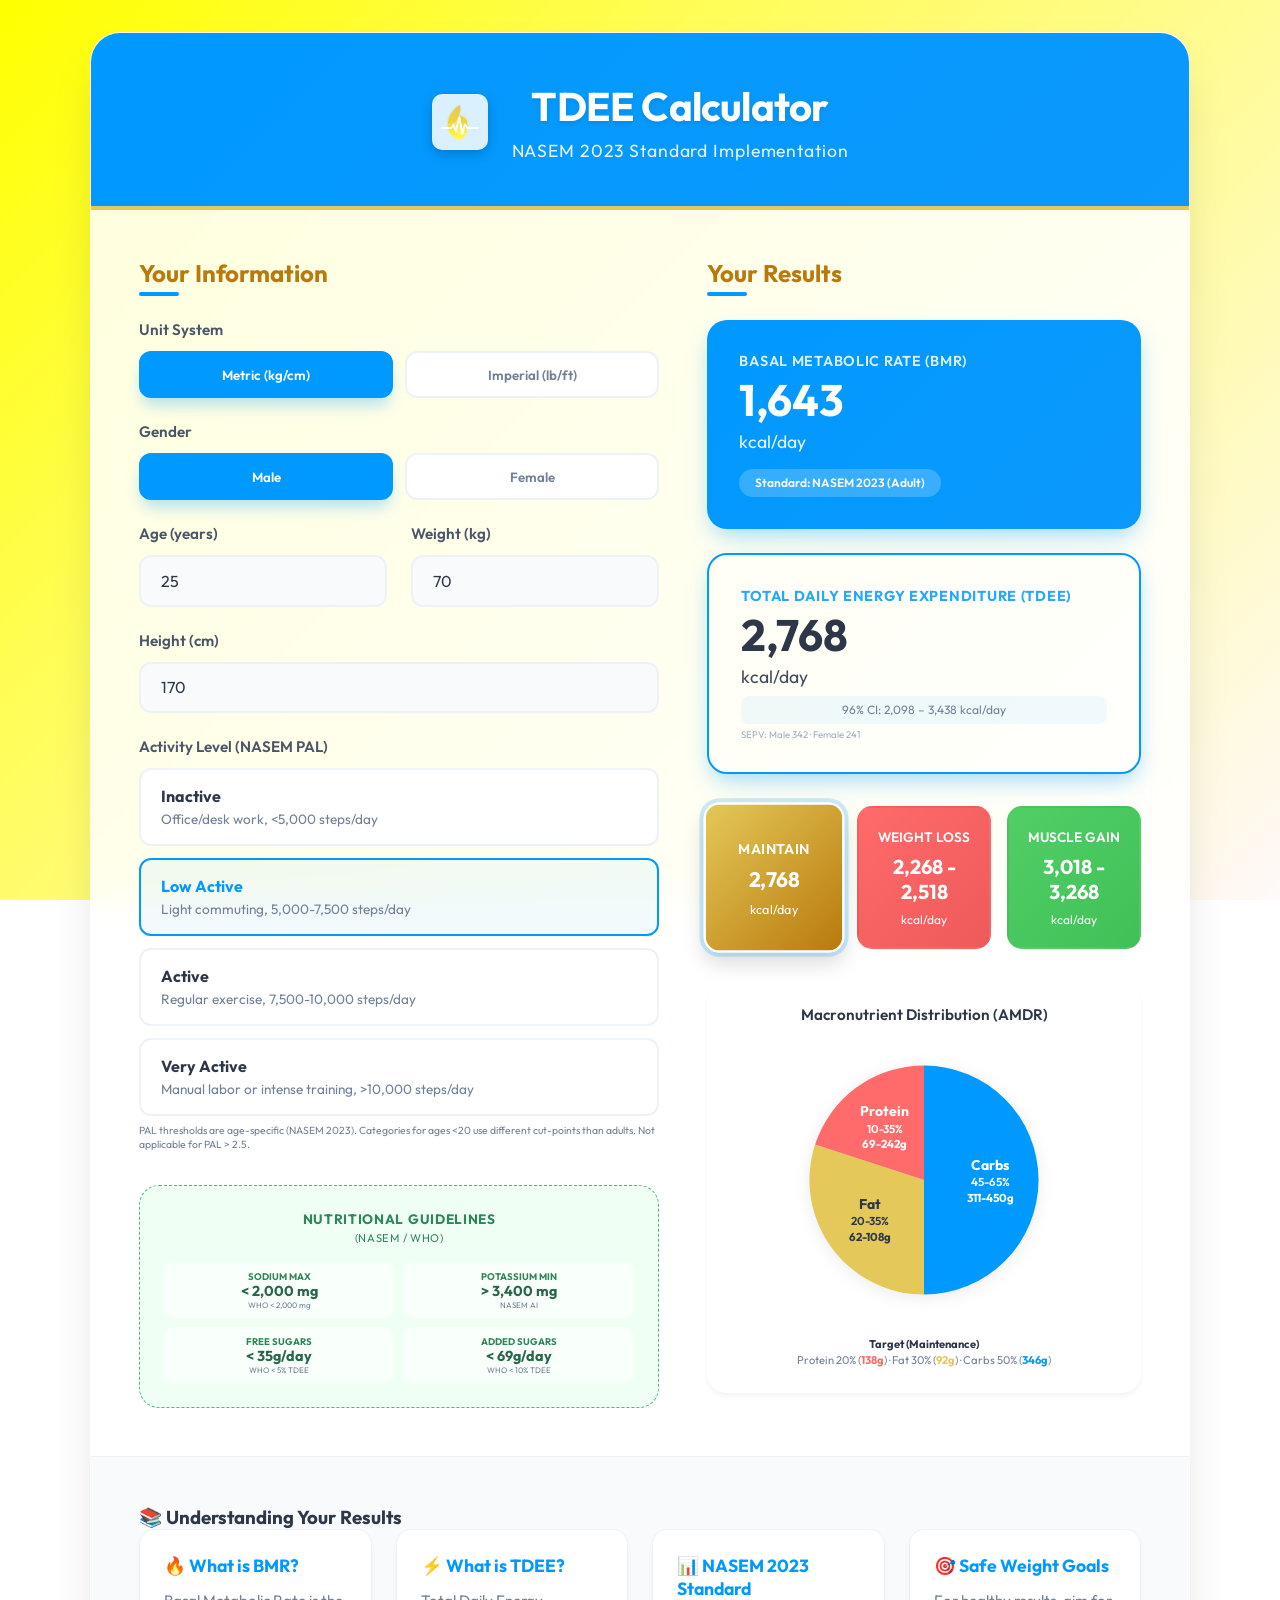
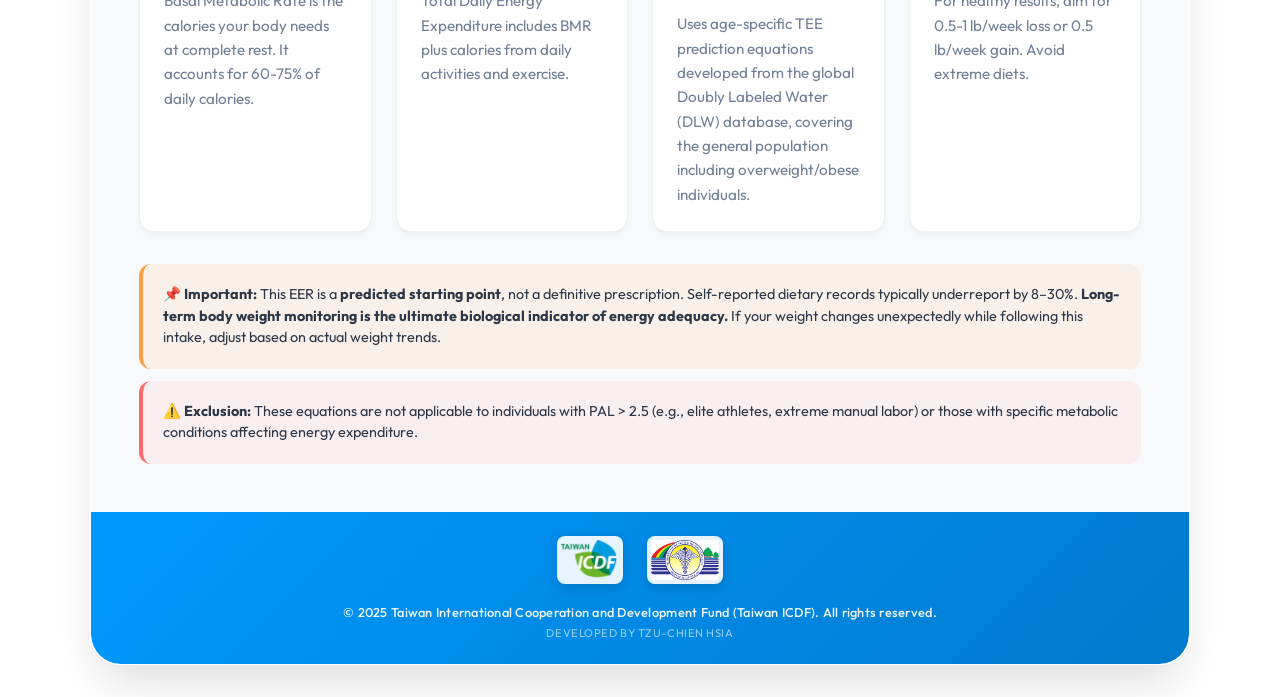
<file: index.html>
<!DOCTYPE html>
<html lang="en">

<head>
  <meta charset="UTF-8">
  <meta name="viewport" content="width=device-width, initial-scale=1.0">
  <title>TDEE Calculator - Palau Food Nutrition</title>
  <link href="https://fonts.googleapis.com/css2?family=Outfit:wght@300;400;600;700&display=swap" rel="stylesheet">
  <link rel="stylesheet" href="css/style.css">
</head>

<body>
  <div class="container">
    <header>
      <div class="header-top">
        <div class="header-logos">
          <img src="assets/images/tdee-icon.svg" alt="TDEE Calculator Icon" class="header-logo">
        </div>
        <div>
          <h1>TDEE Calculator</h1>
          <p class="subtitle">NASEM 2023 Standard Implementation</p>
        </div>
      </div>
    </header>

    <div class="content">
      <section class="form-section">
        <h2>Your Information</h2>

        <div class="input-group">
          <label>Unit System</label>
          <div class="btn-group">
            <button class="btn active" id="metricBtn" onclick="setUnit('metric')">Metric (kg/cm)</button>
            <button class="btn" id="imperialBtn" onclick="setUnit('imperial')">Imperial (lb/ft)</button>
          </div>
        </div>

        <div class="input-group">
          <label>Gender</label>
          <div class="btn-group">
            <button class="btn active" id="maleBtn" onclick="setGender('male')">Male</button>
            <button class="btn" id="femaleBtn" onclick="setGender('female')">Female</button>
          </div>
        </div>

        <div style="display: grid; grid-template-columns: 1fr 1fr; gap: 1.5rem;">
          <div class="input-group">
            <label for="age">Age (years)</label>
            <input type="number" id="age" value="25" min="0" max="120" step="1" onchange="onAgeChange()">
            <div id="monthsGroup" style="display:none; margin-top: 0.5rem;">
              <label for="ageMonths" style="font-size: 0.8rem; color: var(--primary); font-weight: 600;">Precise Age
                in
                Months (0-35)</label>
              <input type="number" id="ageMonths" value="12" min="0" max="35" onchange="calculate()">
              <div style="font-size: 0.6rem; color: #718096; margin-top: 0.25rem;">NASEM 2023 requires month-level
                precision for infants</div>
            </div>
          </div>
          <div class="input-group" id="weightGroup">
            <label for="weight" id="weightLabel">Weight (kg)</label>
            <input type="number" id="weight" value="70" min="1" max="500" onchange="calculate()">
          </div>
        </div>

        <div class="input-group" id="heightMetric">
          <label for="height">Height (cm)</label>
          <input type="number" id="height" value="170" min="50" max="300" onchange="calculate()">
        </div>

        <div class="input-group" id="heightImperial" style="display:none;">
          <label>Height</label>
          <div style="display:flex;gap:0.75rem;align-items:center;">
            <input type="number" id="heightFt" value="5" min="0" max="8" style="width:70px" onchange="calculate()">
            <span style="font-weight: 600;">ft</span>
            <input type="number" id="heightIn" value="7" min="0" max="11" style="width:70px" onchange="calculate()">
            <span style="font-weight: 600;">in</span>
          </div>
        </div>

        <div class="input-group">
          <label>Activity Level (NASEM PAL)</label>
          <div class="activity-options">
            <div class="activity-option" onclick="setActivity('inactive')">
              <span class="activity-label">Inactive</span>
              <span class="activity-desc">Office/desk work, &lt;5,000 steps/day</span>
            </div>
            <div class="activity-option active" onclick="setActivity('low')">
              <span class="activity-label">Low Active</span>
              <span class="activity-desc">Light commuting, 5,000-7,500 steps/day</span>
            </div>
            <div class="activity-option" onclick="setActivity('active')">
              <span class="activity-label">Active</span>
              <span class="activity-desc">Regular exercise, 7,500-10,000 steps/day</span>
            </div>
            <div class="activity-option" onclick="setActivity('very')">
              <span class="activity-label">Very Active</span>
              <span class="activity-desc">Manual labor or intense training, &gt;10,000 steps/day</span>
            </div>
          </div>
          <div style="font-size: 0.65rem; color: #718096; margin-top: 0.5rem; line-height: 1.4;">PAL thresholds are
            age-specific (NASEM 2023). Categories for ages &lt;20 use different cut-points than adults. Not applicable
            for PAL &gt; 2.5.</div>
        </div>

        <div id="femaleOnlyFields"
          style="display:none; padding: 1.5rem; background: rgba(0, 153, 255, 0.05); border-radius: 15px; margin-top: 1.5rem;">
          <div class="input-group">
            <label for="pregnancy">Pregnancy Status</label>
            <select id="pregnancy" onchange="onPregnancyChange()">
              <option value="none">Not Pregnant</option>
              <option value="p1">1st Trimester (0-12 wk) — No change</option>
              <option value="p2">2nd Trimester (13-27 wk)</option>
              <option value="p3">3rd Trimester (28-40 wk)</option>
            </select>
          </div>
          <div class="input-group" id="gestWeeksGroup" style="display:none;">
            <label for="gestWeeks">Gestation Weeks</label>
            <input type="number" id="gestWeeks" value="20" min="13" max="40" onchange="calculate()">
            <div style="font-size: 0.6rem; color: #718096; margin-top: 0.25rem;">Precise gestation weeks for EER = TEE
              +
              9.16×Weeks + Energy Deposition</div>
          </div>
          <div class="input-group" id="bmiGroup" style="display:none;">
            <label for="prePregBMI">Pre-Pregnancy Weight Category (WHO)</label>
            <select id="prePregBMI" onchange="calculate()">
              <option value="nw">Normal Weight (BMI 18.5-24.9)</option>
              <option value="uw">Underweight (BMI &lt; 18.5)</option>
              <option value="ow">Overweight (BMI 25.0-29.9)</option>
              <option value="ob">Obese (BMI &ge; 30)</option>
            </select>
          </div>
          <div class="input-group" style="margin-bottom: 0;">
            <label for="lactation">Lactation Status</label>
            <select id="lactation" onchange="calculate()">
              <option value="none">Not Lactating</option>
              <option value="l1">0-6 Months Postpartum (Exclusive)</option>
              <option value="l2">7-12 Months Postpartum (Partial)</option>
            </select>
          </div>
        </div>

        <!-- Nutritional Guidelines (bottom of left column) -->
        <div
          style="margin-top: 2rem; background: #f0fff4; padding: 1.5rem; border-radius: 20px; border: 1px dashed #48bb78;">
          <h3
            style="color: #2f855a; font-size: 0.85rem; margin-bottom: 1rem; text-transform: uppercase; letter-spacing: 0.05em; text-align: center;">
            Nutritional Guidelines<br><span style="font-size: 0.7rem; font-weight: 400;">(NASEM / WHO)</span></h3>
          <div style="display: grid; grid-template-columns: 1fr 1fr; gap: 0.6rem;">
            <div style="text-align: center; padding: 0.5rem; background: rgba(255,255,255,0.6); border-radius: 10px;">
              <div style="font-size: 0.6rem; color: #2f855a; font-weight: 700; text-transform: uppercase;">Sodium Max
              </div>
              <div id="sodiumValue" style="font-weight: 700; color: #276749; font-size: 0.9rem;">--</div>
              <div style="font-size: 0.5rem; color: #718096;">WHO &lt; 2,000 mg</div>
            </div>
            <div style="text-align: center; padding: 0.5rem; background: rgba(255,255,255,0.6); border-radius: 10px;">
              <div style="font-size: 0.6rem; color: #2f855a; font-weight: 700; text-transform: uppercase;">Potassium
                Min
              </div>
              <div id="potassiumValue" style="font-weight: 700; color: #276749; font-size: 0.9rem;">--</div>
              <div style="font-size: 0.5rem; color: #718096;">NASEM AI</div>
            </div>
            <div style="text-align: center; padding: 0.5rem; background: rgba(255,255,255,0.6); border-radius: 10px;">
              <div style="font-size: 0.6rem; color: #2f855a; font-weight: 700; text-transform: uppercase;">Free Sugars
              </div>
              <div id="sugarValue5" style="font-weight: 700; color: #276749; font-size: 0.9rem;">--</div>
              <div style="font-size: 0.5rem; color: #718096;">WHO &lt; 5% TDEE</div>
            </div>
            <div style="text-align: center; padding: 0.5rem; background: rgba(255,255,255,0.6); border-radius: 10px;">
              <div style="font-size: 0.6rem; color: #2f855a; font-weight: 700; text-transform: uppercase;">Added
                Sugars
              </div>
              <div id="sugarValue10" style="font-weight: 700; color: #276749; font-size: 0.9rem;">--</div>
              <div style="font-size: 0.5rem; color: #718096;">WHO &lt; 10% TDEE</div>
            </div>
          </div>
        </div>
      </section>

      <section class="results-section">
        <h2>Your Results</h2>

        <div class="result-card">
          <div class="result-label">Basal Metabolic Rate (BMR)</div>
          <div class="result-value" id="bmrValue">1,674</div>
          <div class="result-unit">kcal/day</div>
          <div class="formula-badge" id="formulaBadge">Formula: Mifflin-St Jeor</div>
        </div>

        <div class="result-card"
          style="background: var(--glass-bg); color: var(--text-main); border: 2px solid var(--primary);">
          <div class="result-label" style="color: var(--primary); font-weight: 700;">Total Daily Energy Expenditure
            (TDEE)</div>
          <div class="result-value" id="tdeeValue">2,595</div>
          <div class="result-unit">kcal/day</div>
          <div id="tdeeRange"
            style="font-size: 0.75rem; color: #718096; margin-top: 0.5rem; padding: 0.4rem 0.8rem; background: rgba(0,153,255,0.06); border-radius: 8px; text-align: center;">
            96% CI: <span id="tdeeLow">—</span> – <span id="tdeeHigh">—</span> kcal/day</div>
          <div style="font-size: 0.6rem; color: #a0aec0; margin-top: 0.25rem;">SEPV: Male 342 · Female 241
          </div>
        </div>

        <div class="goals">
          <button class="goal-card maintain active" id="goalMaintain" onclick="setGoal('maintain')">
            <div class="goal-label">Maintain</div>
            <div class="goal-value" id="maintainValue">2,595</div>
            <div style="font-size: 0.75rem;">kcal/day</div>
          </button>
          <button class="goal-card cut" id="goalCut" onclick="setGoal('cut')">
            <div class="goal-label">Weight Loss</div>
            <div class="goal-value" id="cutValue">2,095 - 2,295</div>
            <div style="font-size: 0.75rem;">kcal/day</div>
          </button>
          <button class="goal-card bulk" id="goalBulk" onclick="setGoal('bulk')">
            <div class="goal-label">Muscle Gain</div>
            <div class="goal-value" id="bulkValue">2,845 - 3,095</div>
            <div style="font-size: 0.75rem;">kcal/day</div>
          </button>
        </div>

        <!-- AMDR Pie Chart -->
        <div
          style="margin-top: 2rem; background: white; padding: 1.5rem; border-radius: 20px; box-shadow: 0 4px 6px -1px rgba(0,0,0,0.05);">
          <h3
            style="text-align: center; margin-bottom: 1rem; color: var(--text-main); font-weight: 600; font-size: 0.95rem;">
            Macronutrient Distribution (AMDR)</h3>
          <div style="display: flex; flex-direction: column; align-items: center; gap: 1rem;">
            <svg viewBox="0 0 220 220" id="pieChartSvg"
              style="width: 280px; height: 280px; max-width: 100%; filter: drop-shadow(0 3px 8px rgba(0,0,0,0.08));">
            </svg>
            <div style="font-size: 0.7rem; color: #718096; text-align: center; line-height: 1.5;">
              <span id="chartLegendTitle"><strong style="color: var(--text-main);">Target
                  (Maintenance)</strong><br></span>
              <span id="chartLegendValues">Protein 20% · Fat 30% · Carbs 50%</span>
            </div>
          </div>
        </div>
      </section>
    </div>

    <section class="info">
      <h3>📚 Understanding Your Results</h3>
      <div class="info-cards">
        <div class="info-card">
          <h4>🔥 What is BMR?</h4>
          <p>Basal Metabolic Rate is the calories your body needs at complete rest. It accounts for 60-75% of daily
            calories.</p>
        </div>
        <div class="info-card">
          <h4>⚡ What is TDEE?</h4>
          <p>Total Daily Energy Expenditure includes BMR plus calories from daily activities and exercise.</p>
        </div>
        <div class="info-card">
          <h4>📊 NASEM 2023 Standard</h4>
          <p>Uses age-specific TEE prediction equations developed from the global Doubly Labeled Water (DLW) database,
            covering the general population including overweight/obese individuals.</p>
        </div>
        <div class="info-card">
          <h4>🎯 Safe Weight Goals</h4>
          <p>For healthy results, aim for 0.5-1 lb/week loss or 0.5 lb/week gain. Avoid extreme diets.</p>
        </div>
      </div>
      <div class="disclaimer">
        <strong>📌 Important:</strong> This EER is a <strong>predicted starting point</strong>, not a definitive
        prescription. Self-reported dietary records typically underreport by 8–30%.
        <strong>Long-term body weight monitoring is the ultimate biological indicator of energy adequacy.</strong>
        If your weight changes unexpectedly while following this intake, adjust based on actual weight trends.
      </div>
      <div class="disclaimer"
        style="margin-top: 0.75rem; background: rgba(255, 107, 107, 0.08); border-left-color: var(--accent-red);">
        <strong>⚠️ Exclusion:</strong> These equations are not applicable to individuals with PAL > 2.5 (e.g., elite
        athletes, extreme manual labor) or those with specific metabolic conditions affecting energy expenditure.
      </div>
    </section>

    <footer class="site-footer">
      <div class="footer-content">
        <div class="footer-logos">
          <img src="assets/images/logo-icdf.png" alt="Taiwan ICDF" class="footer-logo">
          <img src="assets/images/logo-moh.jpg" alt="Ministry of Health, Republic of Palau" class="footer-logo">
        </div>
        <p class="copyright">&copy; 2025 Taiwan International Cooperation and Development Fund (Taiwan ICDF). All
          rights reserved.</p>
        <p class="developer">Developed by Tzu-Chien Hsia</p>
      </div>
    </footer>
  </div>

  <script src="js/tdee-formulas.js"></script>
  <script src="js/ui.js"></script>
</body>

</html>
</file>
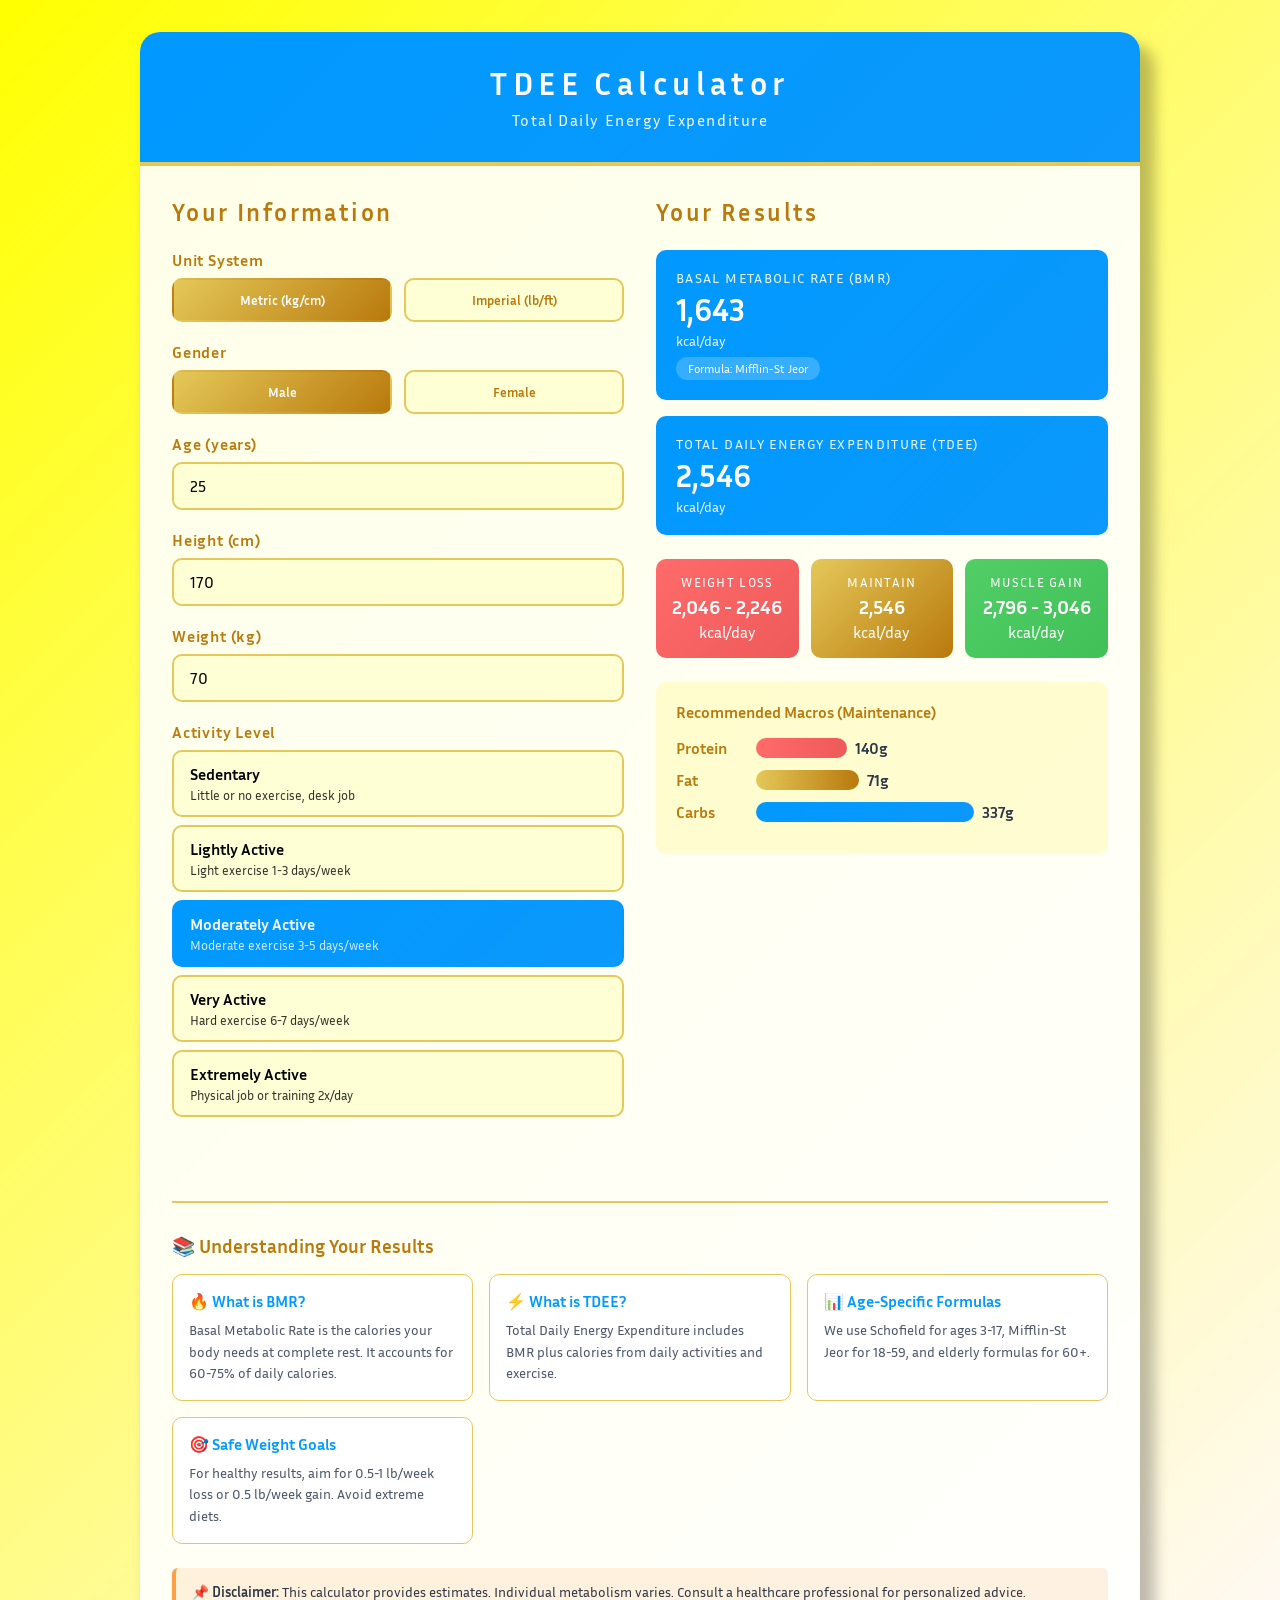
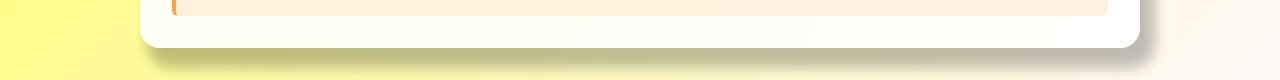
<file: tdee-calculator-standalone.html>
<!DOCTYPE html>
<html lang="en">

<head>
  <meta charset="UTF-8">
  <meta name="viewport" content="width=device-width, initial-scale=1.0">
  <title>TDEE Calculator - Palau Food Nutrition</title>
  <link href="https://fonts.googleapis.com/css?family=Inria+Sans:300,400,700&display=swap" rel="stylesheet">
  <style>
    @import url('https://fonts.googleapis.com/css?family=Inria+Sans:300,400,700&display=swap');

    * {
      box-sizing: border-box;
      margin: 0;
      padding: 0;
    }

    body {
      font-family: 'Inria Sans', -apple-system, BlinkMacSystemFont, 'Segoe UI', sans-serif;
      min-height: 100vh;
      background: linear-gradient(135deg, #FFFF00 0%, #FFFD50 30%, #FFF9F9 100%);
      padding: 2rem 1rem;
    }

    .container {
      max-width: 1000px;
      margin: 0 auto;
      background: rgba(255, 255, 255, 0.9);
      backdrop-filter: blur(20px);
      border-radius: 20px;
      box-shadow: 11px 16px 14.1px 4px rgba(0, 0, 0, 0.25);
      overflow: hidden;
    }

    header {
      background: linear-gradient(135deg, #0099ff 0%, #0c98fc 100%);
      color: white;
      padding: 2rem;
      text-align: center;
      border-bottom: 4px solid #E4C859;
    }

    header h1 {
      font-size: 2rem;
      letter-spacing: 0.17em;
      margin-bottom: 0.5rem;
    }

    .subtitle {
      opacity: 0.95;
      letter-spacing: 0.1em;
    }

    .content {
      display: grid;
      grid-template-columns: 1fr 1fr;
      gap: 2rem;
      padding: 2rem;
    }

    @media (max-width: 768px) {
      .content {
        grid-template-columns: 1fr;
      }
    }

    /* Form Styles */
    .form-section h2 {
      color: #b9790c;
      margin-bottom: 1.5rem;
      letter-spacing: 0.1em;
    }

    .input-group {
      margin-bottom: 1.25rem;
    }

    .input-group label {
      display: block;
      font-weight: 700;
      color: #b9790c;
      margin-bottom: 0.5rem;
      letter-spacing: 0.05em;
    }

    .input-group input,
    .input-group select {
      width: 100%;
      padding: 0.75rem 1rem;
      border: 2px solid #E4C859;
      border-radius: 10px;
      font-size: 1rem;
      font-family: 'Inria Sans', sans-serif;
      background: #ffffd6;
    }

    .input-group input:focus,
    .input-group select:focus {
      outline: none;
      border-color: #0099ff;
      box-shadow: 0 0 0 3px rgba(0, 153, 255, 0.15);
    }

    .btn-group {
      display: flex;
      gap: 0.75rem;
    }

    .btn {
      flex: 1;
      padding: 0.75rem;
      border: 2px solid #E4C859;
      border-radius: 10px;
      background: #ffffd6;
      color: #b9790c;
      font-family: 'Inria Sans', sans-serif;
      font-weight: 700;
      cursor: pointer;
      transition: all 0.3s;
    }

    .btn.active {
      background: linear-gradient(135deg, #E4C859 0%, #b9790c 100%);
      color: white;
      border-color: transparent;
    }

    .btn:hover:not(.active) {
      background: rgba(228, 200, 89, 0.4);
    }

    .activity-options {
      display: grid;
      gap: 0.5rem;
    }

    .activity-option {
      padding: 0.75rem 1rem;
      border: 2px solid #E4C859;
      border-radius: 10px;
      background: #ffffd6;
      cursor: pointer;
      transition: all 0.3s;
    }

    .activity-option.active {
      background: linear-gradient(135deg, #0099ff 0%, #0c98fc 100%);
      color: white;
      border-color: transparent;
    }

    .activity-option:hover:not(.active) {
      border-color: #0099ff;
    }

    .activity-label {
      font-weight: 700;
    }

    .activity-desc {
      font-size: 0.8rem;
      opacity: 0.8;
      margin-top: 0.25rem;
    }

    /* Results Styles */
    .results-section h2 {
      color: #b9790c;
      margin-bottom: 1.5rem;
      letter-spacing: 0.1em;
    }

    .result-card {
      background: linear-gradient(135deg, #0099ff 0%, #0c98fc 100%);
      color: white;
      padding: 1.25rem;
      border-radius: 10px;
      margin-bottom: 1rem;
    }

    .result-label {
      font-size: 0.85rem;
      text-transform: uppercase;
      letter-spacing: 0.1em;
      opacity: 0.9;
    }

    .result-value {
      font-size: 2rem;
      font-weight: 700;
      margin: 0.25rem 0;
    }

    .result-unit {
      font-size: 0.9rem;
      opacity: 0.9;
    }

    .formula-badge {
      display: inline-block;
      margin-top: 0.5rem;
      padding: 0.25rem 0.75rem;
      background: rgba(255, 255, 255, 0.2);
      border-radius: 50px;
      font-size: 0.75rem;
    }

    .goals {
      display: grid;
      grid-template-columns: repeat(3, 1fr);
      gap: 0.75rem;
      margin-top: 1.5rem;
    }

    @media (max-width: 768px) {
      .goals {
        grid-template-columns: 1fr;
      }
    }

    .goal-card {
      padding: 1rem;
      border-radius: 10px;
      text-align: center;
      color: white;
    }

    .goal-card.cut {
      background: linear-gradient(135deg, #ff6b6b 0%, #ee5a5a 100%);
    }

    .goal-card.maintain {
      background: linear-gradient(135deg, #E4C859 0%, #b9790c 100%);
    }

    .goal-card.bulk {
      background: linear-gradient(135deg, #51cf66 0%, #40c057 100%);
    }

    .goal-label {
      font-size: 0.8rem;
      text-transform: uppercase;
      letter-spacing: 0.1em;
    }

    .goal-value {
      font-size: 1.25rem;
      font-weight: 700;
      margin: 0.25rem 0;
    }

    /* Macros */
    .macros {
      background: rgba(255, 246, 124, 0.3);
      padding: 1.25rem;
      border-radius: 10px;
      margin-top: 1.5rem;
    }

    .macros h3 {
      color: #b9790c;
      margin-bottom: 1rem;
      font-size: 1rem;
    }

    .macro-bar {
      display: flex;
      align-items: center;
      margin-bottom: 0.75rem;
    }

    .macro-label {
      width: 80px;
      font-weight: 700;
      color: #b9790c;
    }

    .macro-fill {
      height: 20px;
      border-radius: 10px;
      margin-right: 0.5rem;
    }

    .macro-fill.protein {
      background: linear-gradient(90deg, #ff6b6b, #ee5a5a);
    }

    .macro-fill.fat {
      background: linear-gradient(90deg, #E4C859, #b9790c);
    }

    .macro-fill.carbs {
      background: linear-gradient(90deg, #0099ff, #0c98fc);
    }

    .macro-value {
      font-weight: 600;
      color: #2d3748;
    }

    /* Info Section */
    .info {
      margin-top: 2rem;
      padding-top: 2rem;
      border-top: 2px solid #E4C859;
      grid-column: 1 / -1;
    }

    .info h3 {
      color: #b9790c;
      margin-bottom: 1rem;
    }

    .info-cards {
      display: grid;
      grid-template-columns: repeat(auto-fit, minmax(250px, 1fr));
      gap: 1rem;
    }

    .info-card {
      background: white;
      padding: 1rem;
      border-radius: 10px;
      border: 1px solid #E4C859;
    }

    .info-card h4 {
      color: #0099ff;
      margin-bottom: 0.5rem;
      display: flex;
      align-items: center;
      gap: 0.5rem;
    }

    .info-card p {
      font-size: 0.9rem;
      color: #4a5568;
      line-height: 1.5;
    }

    .disclaimer {
      margin-top: 1.5rem;
      padding: 1rem;
      background: rgba(255, 159, 67, 0.15);
      border-left: 4px solid #ff9f43;
      border-radius: 6px;
      font-size: 0.85rem;
      color: #2d3748;
    }
  </style>
</head>

<body>
  <div class="container">
    <header>
      <h1>TDEE Calculator</h1>
      <p class="subtitle">Total Daily Energy Expenditure</p>
    </header>

    <div class="content">
      <div class="form-section">
        <h2>Your Information</h2>

        <div class="input-group">
          <label>Unit System</label>
          <div class="btn-group">
            <button class="btn active" id="metricBtn" onclick="setUnit('metric')">Metric (kg/cm)</button>
            <button class="btn" id="imperialBtn" onclick="setUnit('imperial')">Imperial (lb/ft)</button>
          </div>
        </div>

        <div class="input-group">
          <label>Gender</label>
          <div class="btn-group">
            <button class="btn active" id="maleBtn" onclick="setGender('male')">Male</button>
            <button class="btn" id="femaleBtn" onclick="setGender('female')">Female</button>
          </div>
        </div>

        <div class="input-group">
          <label for="age">Age (years)</label>
          <input type="number" id="age" value="25" min="1" max="120" onchange="calculate()">
        </div>

        <div class="input-group" id="heightMetric">
          <label for="height">Height (cm)</label>
          <input type="number" id="height" value="170" min="50" max="300" onchange="calculate()">
        </div>

        <div class="input-group" id="heightImperial" style="display:none;">
          <label>Height</label>
          <div style="display:flex;gap:0.5rem;align-items:center;">
            <input type="number" id="heightFt" value="5" min="0" max="8" style="width:60px" onchange="calculate()">
            <span>ft</span>
            <input type="number" id="heightIn" value="7" min="0" max="11" style="width:60px" onchange="calculate()">
            <span>in</span>
          </div>
        </div>

        <div class="input-group" id="weightGroup">
          <label for="weight" id="weightLabel">Weight (kg)</label>
          <input type="number" id="weight" value="70" min="1" max="500" onchange="calculate()">
        </div>

        <div class="input-group">
          <label>Activity Level</label>
          <div class="activity-options">
            <div class="activity-option" onclick="setActivity(1.2)">
              <div class="activity-label">Sedentary</div>
              <div class="activity-desc">Little or no exercise, desk job</div>
            </div>
            <div class="activity-option" onclick="setActivity(1.375)">
              <div class="activity-label">Lightly Active</div>
              <div class="activity-desc">Light exercise 1-3 days/week</div>
            </div>
            <div class="activity-option active" onclick="setActivity(1.55)">
              <div class="activity-label">Moderately Active</div>
              <div class="activity-desc">Moderate exercise 3-5 days/week</div>
            </div>
            <div class="activity-option" onclick="setActivity(1.725)">
              <div class="activity-label">Very Active</div>
              <div class="activity-desc">Hard exercise 6-7 days/week</div>
            </div>
            <div class="activity-option" onclick="setActivity(1.9)">
              <div class="activity-label">Extremely Active</div>
              <div class="activity-desc">Physical job or training 2x/day</div>
            </div>
          </div>
        </div>
      </div>

      <div class="results-section">
        <h2>Your Results</h2>

        <div class="result-card">
          <div class="result-label">Basal Metabolic Rate (BMR)</div>
          <div class="result-value" id="bmrValue">1,674</div>
          <div class="result-unit">kcal/day</div>
          <div class="formula-badge" id="formulaBadge">Formula: Mifflin-St Jeor</div>
        </div>

        <div class="result-card">
          <div class="result-label">Total Daily Energy Expenditure (TDEE)</div>
          <div class="result-value" id="tdeeValue">2,595</div>
          <div class="result-unit">kcal/day</div>
        </div>

        <div class="goals">
          <div class="goal-card cut">
            <div class="goal-label">Weight Loss</div>
            <div class="goal-value" id="cutValue">2,095 - 2,295</div>
            <div>kcal/day</div>
          </div>
          <div class="goal-card maintain">
            <div class="goal-label">Maintain</div>
            <div class="goal-value" id="maintainValue">2,595</div>
            <div>kcal/day</div>
          </div>
          <div class="goal-card bulk">
            <div class="goal-label">Muscle Gain</div>
            <div class="goal-value" id="bulkValue">2,845 - 3,095</div>
            <div>kcal/day</div>
          </div>
        </div>

        <div class="macros">
          <h3>Recommended Macros (Maintenance)</h3>
          <div class="macro-bar">
            <span class="macro-label">Protein</span>
            <div class="macro-fill protein" id="proteinBar" style="width:30%;"></div>
            <span class="macro-value" id="proteinValue">140g</span>
          </div>
          <div class="macro-bar">
            <span class="macro-label">Fat</span>
            <div class="macro-fill fat" id="fatBar" style="width:25%;"></div>
            <span class="macro-value" id="fatValue">72g</span>
          </div>
          <div class="macro-bar">
            <span class="macro-label">Carbs</span>
            <div class="macro-fill carbs" id="carbsBar" style="width:45%;"></div>
            <span class="macro-value" id="carbsValue">291g</span>
          </div>
        </div>
      </div>

      <div class="info">
        <h3>📚 Understanding Your Results</h3>
        <div class="info-cards">
          <div class="info-card">
            <h4>🔥 What is BMR?</h4>
            <p>Basal Metabolic Rate is the calories your body needs at complete rest. It accounts for 60-75% of daily
              calories.</p>
          </div>
          <div class="info-card">
            <h4>⚡ What is TDEE?</h4>
            <p>Total Daily Energy Expenditure includes BMR plus calories from daily activities and exercise.</p>
          </div>
          <div class="info-card">
            <h4>📊 Age-Specific Formulas</h4>
            <p>We use Schofield for ages 3-17, Mifflin-St Jeor for 18-59, and elderly formulas for 60+.</p>
          </div>
          <div class="info-card">
            <h4>🎯 Safe Weight Goals</h4>
            <p>For healthy results, aim for 0.5-1 lb/week loss or 0.5 lb/week gain. Avoid extreme diets.</p>
          </div>
        </div>
        <div class="disclaimer">
          <strong>📌 Disclaimer:</strong> This calculator provides estimates. Individual metabolism varies. Consult a
          healthcare professional for personalized advice.
        </div>
      </div>
    </div>
  </div>

  <script>
    let state = {
      gender: 'male',
      unit: 'metric',
      activityLevel: 1.55
    };

    function setGender(g) {
      state.gender = g;
      document.getElementById('maleBtn').classList.toggle('active', g === 'male');
      document.getElementById('femaleBtn').classList.toggle('active', g === 'female');
      calculate();
    }

    function setUnit(u) {
      state.unit = u;
      document.getElementById('metricBtn').classList.toggle('active', u === 'metric');
      document.getElementById('imperialBtn').classList.toggle('active', u === 'imperial');

      document.getElementById('heightMetric').style.display = u === 'metric' ? 'block' : 'none';
      document.getElementById('heightImperial').style.display = u === 'imperial' ? 'block' : 'none';
      document.getElementById('weightLabel').textContent = u === 'metric' ? 'Weight (kg)' : 'Weight (lb)';

      // Convert values
      if (u === 'imperial') {
        const cm = parseFloat(document.getElementById('height').value);
        const totalIn = cm / 2.54;
        document.getElementById('heightFt').value = Math.floor(totalIn / 12);
        document.getElementById('heightIn').value = Math.round(totalIn % 12);
        document.getElementById('weight').value = Math.round(parseFloat(document.getElementById('weight').value) * 2.20462);
      } else {
        const ft = parseInt(document.getElementById('heightFt').value) || 0;
        const inches = parseInt(document.getElementById('heightIn').value) || 0;
        document.getElementById('height').value = Math.round((ft * 12 + inches) * 2.54);
        document.getElementById('weight').value = Math.round(parseFloat(document.getElementById('weight').value) / 2.20462);
      }
      calculate();
    }

    function setActivity(val) {
      state.activityLevel = val;
      document.querySelectorAll('.activity-option').forEach((el, i) => {
        const levels = [1.2, 1.375, 1.55, 1.725, 1.9];
        el.classList.toggle('active', levels[i] === val);
      });
      calculate();
    }

    function getFormulaType(age) {
      if (age < 3) return 'schofield-infant';
      if (age < 10) return 'schofield-child';
      if (age < 18) return 'schofield-teen';
      if (age < 60) return 'mifflin';
      return 'elderly';
    }

    function getFormulaName(type) {
      const names = {
        'schofield-infant': 'Schofield (Infant)',
        'schofield-child': 'Schofield (Child)',
        'schofield-teen': 'Schofield (Teen)',
        'mifflin': 'Mifflin-St Jeor',
        'elderly': 'Elderly Formula'
      };
      return names[type] || 'Standard';
    }

    function calculateBMR(weight, height, age, gender) {
      const type = getFormulaType(age);
      const isMale = gender === 'male';

      switch (type) {
        case 'schofield-infant':
          return 61.0 * weight - 51;
        case 'schofield-child':
          return isMale ? 22.7 * weight + 495 : 22.5 * weight + 499;
        case 'schofield-teen':
          return isMale
            ? 17.686 * weight + 658.2 * (height / 100) - 618.6
            : 13.384 * weight + 692.6 * (height / 100) - 360.2;
        case 'mifflin':
          return isMale
            ? 10 * weight + 6.25 * height - 5 * age + 5
            : 10 * weight + 6.25 * height - 5 * age - 161;
        case 'elderly':
          return isMale ? 13.5 * weight + 487 : 10.5 * weight + 596;
        default:
          return isMale
            ? 10 * weight + 6.25 * height - 5 * age + 5
            : 10 * weight + 6.25 * height - 5 * age - 161;
      }
    }

    function calculate() {
      const age = parseInt(document.getElementById('age').value) || 25;
      let weight, height;

      if (state.unit === 'metric') {
        weight = parseFloat(document.getElementById('weight').value) || 70;
        height = parseFloat(document.getElementById('height').value) || 170;
      } else {
        const ft = parseInt(document.getElementById('heightFt').value) || 0;
        const inches = parseInt(document.getElementById('heightIn').value) || 0;
        height = (ft * 12 + inches) * 2.54;
        weight = (parseFloat(document.getElementById('weight').value) || 154) / 2.20462;
      }

      const bmr = calculateBMR(weight, height, age, state.gender);
      const tdee = bmr * state.activityLevel;

      document.getElementById('bmrValue').textContent = Math.round(bmr).toLocaleString();
      document.getElementById('tdeeValue').textContent = Math.round(tdee).toLocaleString();
      document.getElementById('formulaBadge').textContent = 'Formula: ' + getFormulaName(getFormulaType(age));

      // Goals
      document.getElementById('cutValue').textContent = `${Math.round(tdee - 500).toLocaleString()} - ${Math.round(tdee - 300).toLocaleString()}`;
      document.getElementById('maintainValue').textContent = Math.round(tdee).toLocaleString();
      document.getElementById('bulkValue').textContent = `${Math.round(tdee + 250).toLocaleString()} - ${Math.round(tdee + 500).toLocaleString()}`;

      // Macros
      const protein = Math.round(weight * 2);
      const proteinCal = protein * 4;
      const fatCal = tdee * 0.25;
      const fat = Math.round(fatCal / 9);
      const carbsCal = tdee - proteinCal - fatCal;
      const carbs = Math.round(carbsCal / 4);

      document.getElementById('proteinValue').textContent = protein + 'g';
      document.getElementById('fatValue').textContent = fat + 'g';
      document.getElementById('carbsValue').textContent = carbs + 'g';

      const total = proteinCal + fatCal + carbsCal;
      document.getElementById('proteinBar').style.width = (proteinCal / total * 100) + '%';
      document.getElementById('fatBar').style.width = (fatCal / total * 100) + '%';
      document.getElementById('carbsBar').style.width = (carbsCal / total * 100) + '%';
    }

    calculate();
  </script>
</body>

</html>
</file>
<file: css/style.css>
:root {
  --primary: #0099ff;
  --primary-dark: #007acc;
  --secondary: #E4C859;
  --secondary-dark: #b9790c;
  --bg-gradient: linear-gradient(135deg, #fdfbfb 0%, #ebedee 100%);
  --card-bg: rgba(255, 255, 255, 0.85);
  --glass-bg: rgba(255, 255, 255, 0.4);
  --text-main: #2d3748;
  --accent-red: #ff6b6b;
  --accent-orange: #ff9f43;
  --accent-green: #51cf66;
}

* {
  box-sizing: border-box;
  margin: 0;
  padding: 0;
}

body {
  font-family: 'Outfit', sans-serif;
  min-height: 100vh;
  background: linear-gradient(135deg, #FFFF00 0%, #FFFD50 30%, #FFF9F9 100%);
  background-attachment: fixed;
  padding: 2rem 1.5rem;
  color: var(--text-main);
  display: flex;
  justify-content: center;
  align-items: center;
}


.container {
  max-width: 1100px;
  width: 100%;
  background: var(--card-bg);
  backdrop-filter: blur(20px);
  -webkit-backdrop-filter: blur(20px);
  border-radius: 30px;
  border: 1px solid rgba(255, 255, 255, 0.3);
  box-shadow: 0 25px 50px -12px rgba(0, 0, 0, 0.15);
  overflow: hidden;
  animation: fadeIn 0.8s cubic-bezier(0.16, 1, 0.3, 1);
}

@keyframes fadeIn {
  from {
    opacity: 0;
    transform: translateY(20px);
  }

  to {
    opacity: 1;
    transform: translateY(0);
  }
}

header {
  background: linear-gradient(135deg, #0099ff 0%, #0c98fc 100%);
  color: white;
  padding: 3rem 2rem;
  text-align: center;
  position: relative;
}

header::after {
  content: '';
  position: absolute;
  bottom: 0;
  left: 0;
  right: 0;
  height: 4px;
  background: var(--secondary);
}

header h1 {
  font-size: 2.5rem;
  font-weight: 700;
  letter-spacing: -0.02em;
  margin-bottom: 0.5rem;
  text-shadow: 0 2px 4px rgba(0, 0, 0, 0.1);
}

.subtitle {
  opacity: 0.9;
  font-weight: 400;
  letter-spacing: 0.05em;
  font-size: 1.1rem;
}

.content {
  display: grid;
  grid-template-columns: 1.2fr 1fr;
  gap: 3rem;
  padding: 3rem;
  align-items: start;
}

@media (max-width: 900px) {
  .content {
    grid-template-columns: 1fr;
    padding: 2rem;
  }
}

/* Form Styles */
section h2 {
  font-size: 1.5rem;
  font-weight: 700;
  color: var(--secondary-dark);
  margin-bottom: 2rem;
  position: relative;
  display: inline-block;
}

section h2::after {
  content: '';
  position: absolute;
  bottom: -8px;
  left: 0;
  width: 40px;
  height: 4px;
  background: var(--primary);
  border-radius: 2px;
}

.input-group {
  margin-bottom: 1.5rem;
}

.input-group label {
  display: block;
  font-weight: 600;
  color: #4a5568;
  margin-bottom: 0.75rem;
  font-size: 0.95rem;
}

.input-group input,
.input-group select {
  width: 100%;
  padding: 0.85rem 1.25rem;
  border: 2px solid #edf2f7;
  border-radius: 12px;
  font-size: 1rem;
  font-family: 'Outfit', sans-serif;
  background: #f8fafc;
  transition: all 0.2s ease;
  color: var(--text-main);
}

.input-group input:focus,
.input-group select:focus {
  outline: none;
  border-color: var(--primary);
  background: white;
  box-shadow: 0 0 0 4px rgba(0, 153, 255, 0.1);
  transform: scale(1.01);
}

.btn-group {
  display: flex;
  gap: 0.75rem;
}

.btn {
  flex: 1;
  padding: 0.85rem;
  border: 2px solid #edf2f7;
  border-radius: 12px;
  background: white;
  color: #718096;
  font-family: inherit;
  font-weight: 600;
  cursor: pointer;
  transition: all 0.3s cubic-bezier(0.4, 0, 0.2, 1);
}

.btn.active {
  background: var(--primary);
  color: white;
  border-color: var(--primary);
  box-shadow: 0 10px 15px -3px rgba(0, 153, 255, 0.3);
}

.btn:hover:not(.active) {
  background: #f1f5f9;
  border-color: #e2e8f0;
}

.activity-options {
  display: grid;
  gap: 0.75rem;
}

.activity-option {
  padding: 1rem 1.25rem;
  border: 2px solid #edf2f7;
  border-radius: 12px;
  background: white;
  cursor: pointer;
  transition: all 0.3s cubic-bezier(0.4, 0, 0.2, 1);
  display: flex;
  flex-direction: column;
  gap: 0.25rem;
}

.activity-option.active {
  border-color: var(--primary);
  background: rgba(0, 153, 255, 0.05);
  position: relative;
}

.activity-option.active .activity-label {
  color: var(--primary);
}

.activity-option:hover:not(.active) {
  border-color: #cbd5e0;
  transform: translateX(5px);
}

.activity-label {
  font-weight: 700;
  font-size: 1rem;
}

.activity-desc {
  font-size: 0.85rem;
  color: #718096;
}

/* Results Styles */
.result-card {
  background: linear-gradient(135deg, #0099ff 0%, #0c98fc 100%);
  color: white;
  padding: 2rem;
  border-radius: 20px;
  margin-bottom: 1.5rem;
  box-shadow: 0 10px 25px -5px rgba(0, 153, 255, 0.4);
  transition: transform 0.3s ease;
}

.result-card:hover {
  transform: translateY(-3px);
}

.result-label {
  font-size: 0.9rem;
  font-weight: 600;
  text-transform: uppercase;
  letter-spacing: 0.05em;
  opacity: 0.85;
}

.result-value {
  font-size: 2.75rem;
  font-weight: 700;
  margin: 0.5rem 0;
  line-height: 1;
}

.result-unit {
  font-size: 1.1rem;
  opacity: 0.9;
}

.formula-badge {
  display: inline-block;
  margin-top: 1rem;
  padding: 0.4rem 1rem;
  background: rgba(255, 255, 255, 0.2);
  border-radius: 50px;
  font-size: 0.75rem;
  font-weight: 600;
}

.goals {
  display: grid;
  grid-template-columns: repeat(3, 1fr);
  gap: 1rem;
  margin-top: 2rem;
}

@media (max-width: 600px) {
  .goals {
    grid-template-columns: 1fr;
  }
}

.goal-card {
  padding: 1.25rem 1rem;
  border-radius: 15px;
  text-align: center;
  color: white;
  transition: all 0.3s ease;
  cursor: pointer;
  border: 2px solid transparent;
  width: 100%;
  display: block;
  font-family: inherit;
}

.goal-card:hover {
  transform: translateY(-3px);
  box-shadow: 0 5px 15px rgba(0, 0, 0, 0.1);
}

.goal-card.active {
  border-color: white;
  box-shadow: 0 0 0 4px rgba(0, 153, 255, 0.2), 0 10px 20px rgba(0, 0, 0, 0.15);
  transform: scale(1.05);
}

.goal-card.cut {
  background: linear-gradient(135deg, #ff6b6b 0%, #ee5a5a 100%);
}

.goal-card.maintain {
  background: linear-gradient(135deg, #E4C859 0%, #b9790c 100%);
}

.goal-card.bulk {
  background: linear-gradient(135deg, #51cf66 0%, #40c057 100%);
}

.goal-label {
  font-size: 0.85rem;
  font-weight: 600;
  text-transform: uppercase;
}

.goal-value {
  font-size: 1.25rem;
  font-weight: 700;
  margin: 0.5rem 0;
}

/* Macros & Icons */
.macros-donut {
  margin-top: 2rem;
  padding: 1rem;
  border-radius: 20px;
}

/* Info Section */
.info {
  margin-top: 0;
  padding: 3rem;
  background: #f8fafc;
  border-top: 1px solid #edf2f7;
  grid-column: 1 / -1;
}

.info-cards {
  display: grid;
  grid-template-columns: repeat(auto-fit, minmax(220px, 1fr));
  gap: 1.5rem;
}

.info-card {
  background: white;
  padding: 1.5rem;
  border-radius: 15px;
  border: 1px solid #edf2f7;
  box-shadow: 0 4px 6px -1px rgba(0, 0, 0, 0.05);
}

.info-card h4 {
  color: var(--primary);
  margin-bottom: 0.75rem;
  font-size: 1.1rem;
}

.info-card p {
  font-size: 0.95rem;
  color: #718096;
  line-height: 1.6;
}

.disclaimer {
  margin-top: 2rem;
  padding: 1.25rem;
  background: rgba(255, 159, 67, 0.1);
  border-left: 4px solid var(--accent-orange);
  border-radius: 12px;
  font-size: 0.9rem;
  line-height: 1.5;
}

/* Header Logos */
.header-top {
  display: flex;
  align-items: center;
  justify-content: center;
  gap: 1.5rem;
}

.header-logos {
  display: flex;
  align-items: center;
  gap: 1rem;
}

.header-logo {
  height: 56px;
  width: auto;
  border-radius: 10px;
  box-shadow: 0 4px 12px rgba(0, 0, 0, 0.2);
  background: rgba(255, 255, 255, 0.85);
  padding: 4px;
  transition: transform 0.3s cubic-bezier(0.4, 0, 0.2, 1);
}

.header-logo:hover {
  transform: scale(1.08);
}

/* Site Footer */
.site-footer {
  background: linear-gradient(135deg, #0099ff 0%, #007acc 100%);
  color: white;
  padding: 1.5rem 2rem;
  text-align: center;
  margin-top: 0;
  border-radius: 0 0 30px 30px;
}

.footer-content {
  max-width: 1100px;
  margin: 0 auto;
  display: flex;
  flex-direction: column;
  align-items: center;
}

.footer-logos {
  display: flex;
  align-items: center;
  justify-content: center;
  gap: 1.5rem;
  margin-bottom: 1.25rem;
}

.footer-logo {
  height: 48px;
  width: auto;
  background: rgba(255, 255, 255, 0.9);
  padding: 4px;
  border-radius: 8px;
  box-shadow: 0 4px 12px rgba(0, 0, 0, 0.15);
  transition: transform 0.3s cubic-bezier(0.4, 0, 0.2, 1);
}

.footer-logo:hover {
  transform: scale(1.05);
}

.copyright {
  font-size: 0.8rem;
  font-weight: 500;
  opacity: 0.95;
  margin-bottom: 0.35rem;
  letter-spacing: 0.02em;
}

.developer {
  font-size: 0.7rem;
  font-weight: 400;
  opacity: 0.6;
  letter-spacing: 0.05em;
  text-transform: uppercase;
}

@media (max-width: 600px) {
  .header-top {
    flex-direction: column;
    gap: 1rem;
  }

  .header-logo {
    height: 44px;
  }

  .site-footer {
    padding: 1.25rem 1rem;
  }

  .copyright {
    font-size: 0.7rem;
  }

  .developer {
    font-size: 0.6rem;
  }
}
</file>
